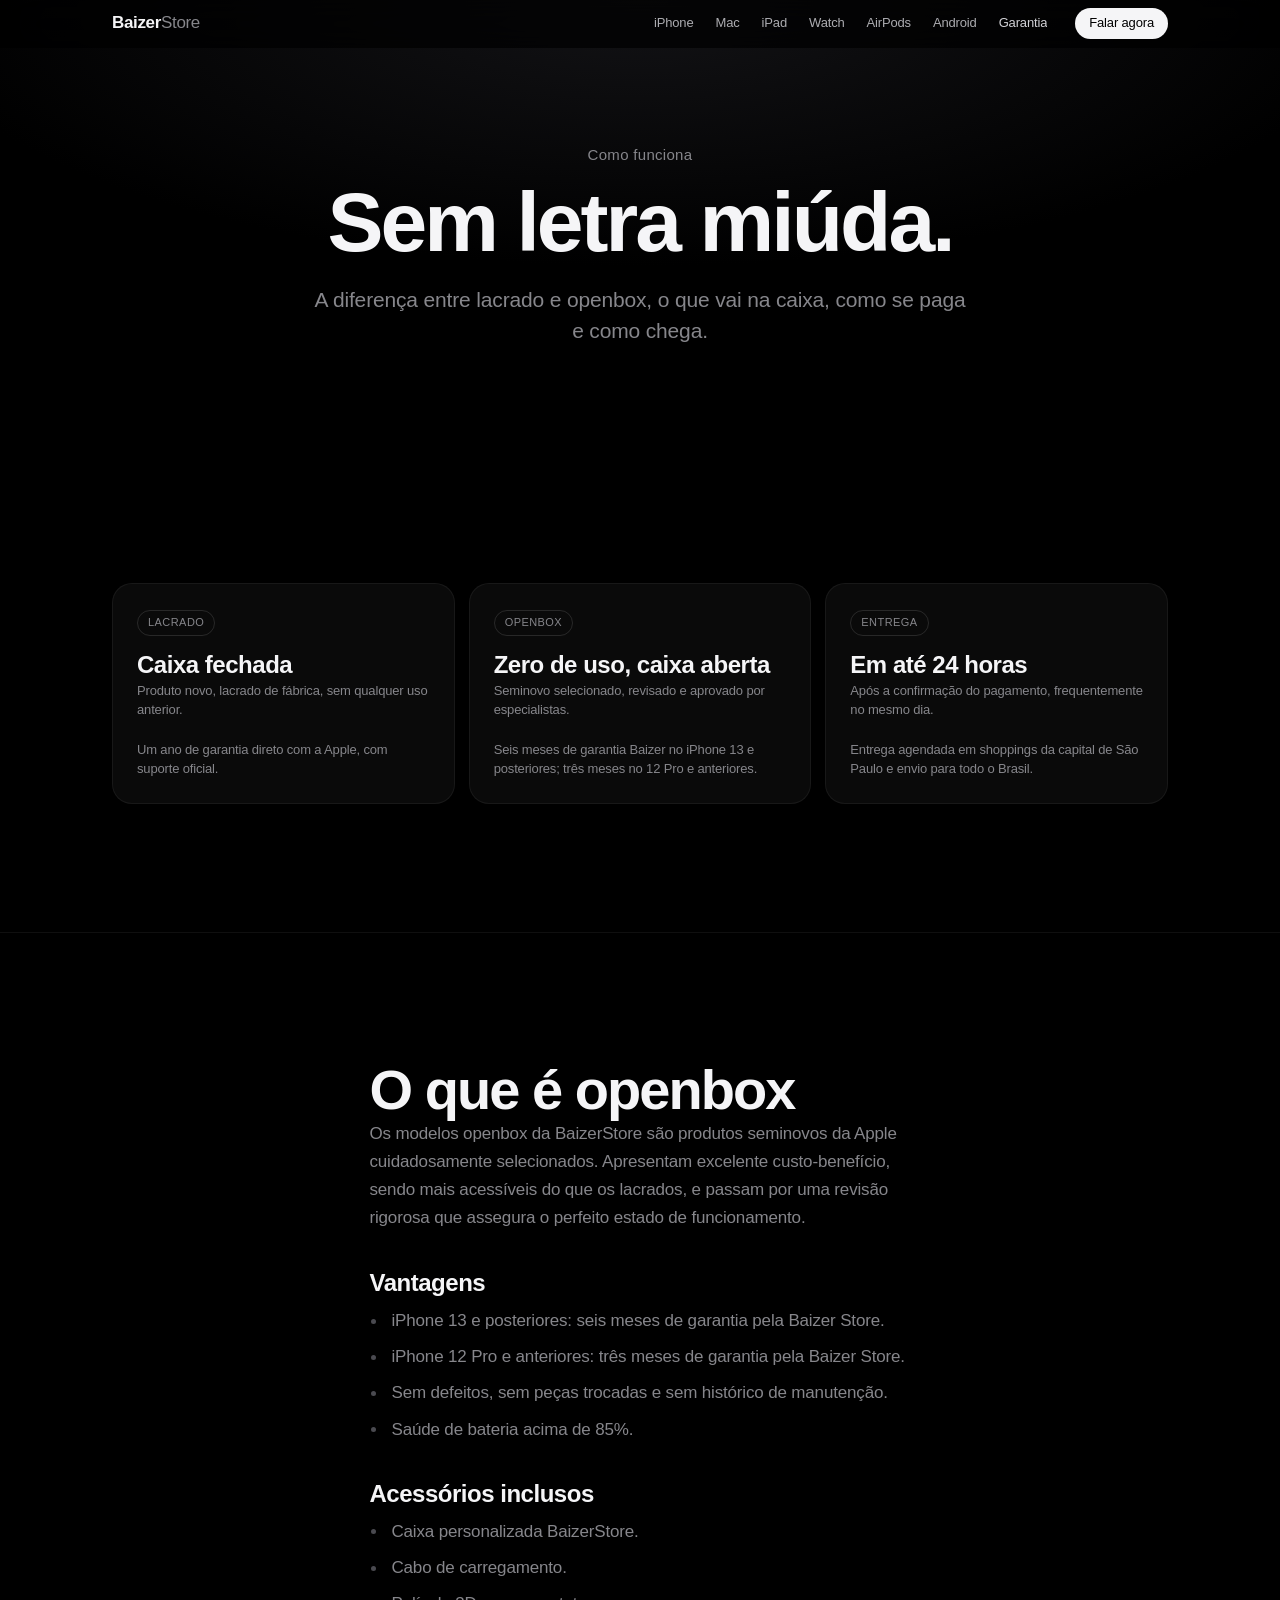
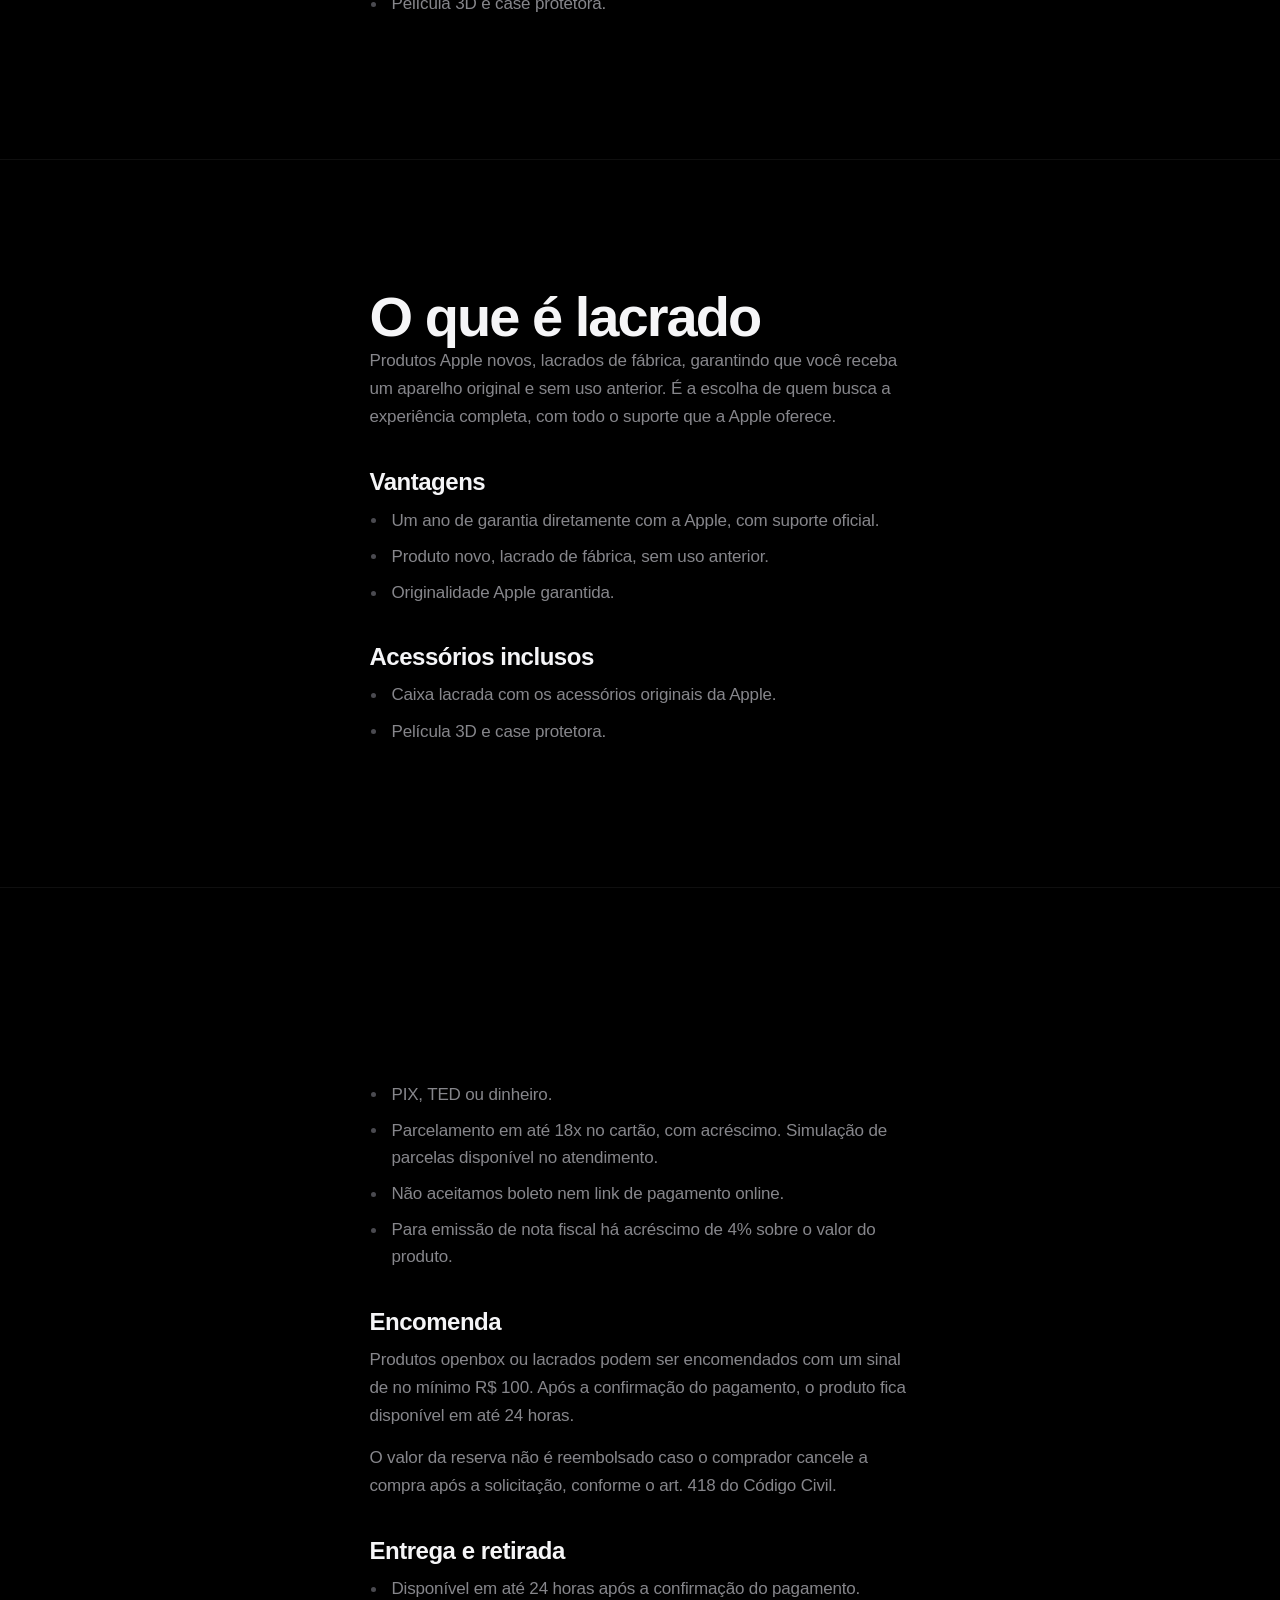
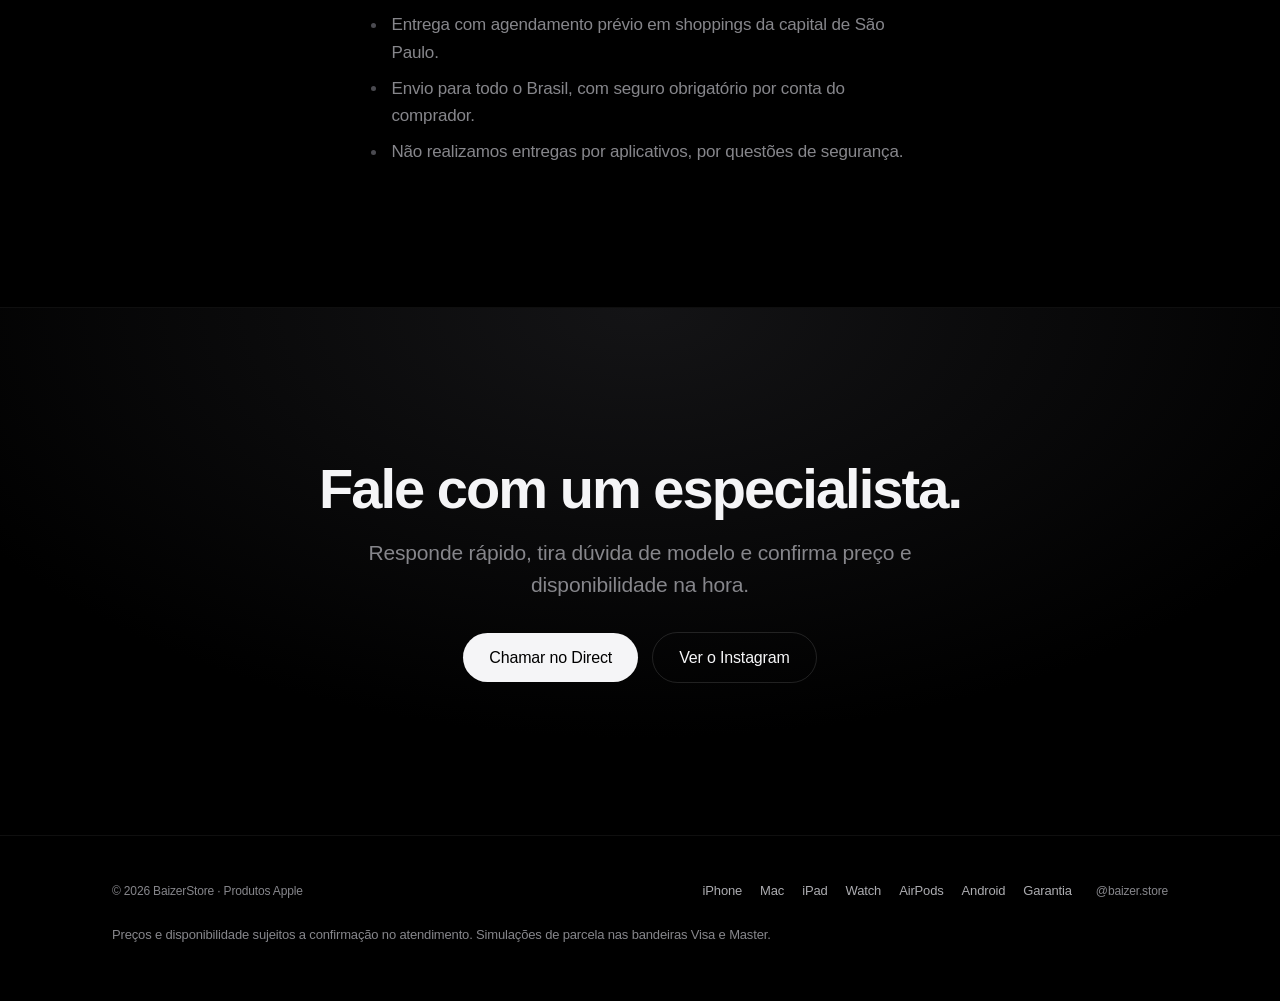
<file: garantia.html>
<!DOCTYPE html>
<html lang="pt-BR">
<head>
<meta charset="utf-8">
<meta name="viewport" content="width=device-width,initial-scale=1,viewport-fit=cover">
<title>Garantia, pagamento e entrega — BaizerStore</title>
<meta name="description" content="O que é openbox, o que é lacrado, formas de pagamento, encomenda e entrega na BaizerStore.">
<link rel="stylesheet" href="assets/estilo.css">
</head>
<body>
<main>

<section class="capa">
  <div class="wrap">
    <p class="eyebrow sobe">Como funciona</p>
    <h1 class="sobe">Sem letra miúda.</h1>
    <p class="lead center sobe" style="margin:18px auto 0">A diferença entre lacrado e openbox, o que vai na caixa, como se paga e como chega.</p>
  </div>
</section>

<section class="sec">
  <div class="wrap">
    <div class="grid g3">
      <div class="card sobe"><span class="tag">Lacrado</span><h3>Caixa fechada</h3>
        <p class="spec">Produto novo, lacrado de fábrica, sem qualquer uso anterior.</p>
        <p class="muted small">Um ano de garantia direto com a Apple, com suporte oficial.</p></div>
      <div class="card sobe"><span class="tag">Openbox</span><h3>Zero de uso, caixa aberta</h3>
        <p class="spec">Seminovo selecionado, revisado e aprovado por especialistas.</p>
        <p class="muted small">Seis meses de garantia Baizer no iPhone 13 e posteriores; três meses no 12 Pro e anteriores.</p></div>
      <div class="card sobe"><span class="tag">Entrega</span><h3>Em até 24 horas</h3>
        <p class="spec">Após a confirmação do pagamento, frequentemente no mesmo dia.</p>
        <p class="muted small">Entrega agendada em shoppings da capital de São Paulo e envio para todo o Brasil.</p></div>
    </div>
  </div>
</section>

<section class="sec linha-topo" id="openbox">
  <div class="wrap prosa">
    <h2 class="sobe">O que é openbox</h2>
    <p class="sobe">Os modelos openbox da BaizerStore são produtos seminovos da Apple cuidadosamente selecionados. Apresentam excelente custo-benefício, sendo mais acessíveis do que os lacrados, e passam por uma revisão rigorosa que assegura o perfeito estado de funcionamento.</p>
    <h3 class="sobe">Vantagens</h3>
    <ul class="sobe">
      <li>iPhone 13 e posteriores: seis meses de garantia pela Baizer Store.</li>
      <li>iPhone 12 Pro e anteriores: três meses de garantia pela Baizer Store.</li>
      <li>Sem defeitos, sem peças trocadas e sem histórico de manutenção.</li>
      <li>Saúde de bateria acima de 85%.</li>
    </ul>
    <h3 class="sobe">Acessórios inclusos</h3>
    <ul class="sobe">
      <li>Caixa personalizada BaizerStore.</li>
      <li>Cabo de carregamento.</li>
      <li>Película 3D e case protetora.</li>
    </ul>
  </div>
</section>

<section class="sec linha-topo" id="lacrado">
  <div class="wrap prosa">
    <h2 class="sobe">O que é lacrado</h2>
    <p class="sobe">Produtos Apple novos, lacrados de fábrica, garantindo que você receba um aparelho original e sem uso anterior. É a escolha de quem busca a experiência completa, com todo o suporte que a Apple oferece.</p>
    <h3 class="sobe">Vantagens</h3>
    <ul class="sobe">
      <li>Um ano de garantia diretamente com a Apple, com suporte oficial.</li>
      <li>Produto novo, lacrado de fábrica, sem uso anterior.</li>
      <li>Originalidade Apple garantida.</li>
    </ul>
    <h3 class="sobe">Acessórios inclusos</h3>
    <ul class="sobe">
      <li>Caixa lacrada com os acessórios originais da Apple.</li>
      <li>Película 3D e case protetora.</li>
    </ul>
  </div>
</section>

<section class="sec linha-topo" id="pagamento">
  <div class="wrap prosa">
    <h2 class="sobe">Pagamento</h2>
    <ul class="sobe">
      <li>PIX, TED ou dinheiro.</li>
      <li>Parcelamento em até 18x no cartão, com acréscimo. Simulação de parcelas disponível no atendimento.</li>
      <li>Não aceitamos boleto nem link de pagamento online.</li>
      <li>Para emissão de nota fiscal há acréscimo de 4% sobre o valor do produto.</li>
    </ul>
    <h3 class="sobe">Encomenda</h3>
    <p class="sobe">Produtos openbox ou lacrados podem ser encomendados com um sinal de no mínimo R$ 100. Após a confirmação do pagamento, o produto fica disponível em até 24 horas.</p>
    <p class="sobe">O valor da reserva não é reembolsado caso o comprador cancele a compra após a solicitação, conforme o art. 418 do Código Civil.</p>
    <h3 class="sobe">Entrega e retirada</h3>
    <ul class="sobe">
      <li>Disponível em até 24 horas após a confirmação do pagamento.</li>
      <li>Entrega com agendamento prévio em shoppings da capital de São Paulo.</li>
      <li>Envio para todo o Brasil, com seguro obrigatório por conta do comprador.</li>
      <li>Não realizamos entregas por aplicativos, por questões de segurança.</li>
    </ul>
  </div>
</section>

</main>
<script src="assets/site.js"></script>
</body>
</html>
</file>
<file: assets/estilo.css>
:root{
  --bg:#000; --surface:#0a0a0a; --surface2:#141416;
  --line:rgba(255,255,255,.12); --line2:rgba(255,255,255,.06);
  --txt:#f5f5f7; --muted:#86868b; --link:#2997ff;
  --nav:48px; --pad:clamp(20px,5vw,32px); --max:1120px;
}
*{margin:0;padding:0;box-sizing:border-box}
html{scroll-behavior:smooth;scroll-padding-top:calc(var(--nav) + 16px);-webkit-text-size-adjust:100%}
body{background:var(--bg);color:var(--txt);font-family:-apple-system,BlinkMacSystemFont,"SF Pro Display","SF Pro Text","Helvetica Neue",Helvetica,Arial,sans-serif;
  -webkit-font-smoothing:antialiased;line-height:1.45;letter-spacing:-.01em;overflow-x:hidden}
img{display:block;max-width:100%}
a{color:inherit;text-decoration:none}
button{font:inherit;color:inherit;background:none;border:0;cursor:pointer}
.wrap{max-width:var(--max);margin:0 auto;padding:0 var(--pad)}
.sec{padding:clamp(72px,11vw,128px) 0}
.linha-topo{border-top:1px solid var(--line2)}
.eyebrow{font-size:clamp(13px,1.4vw,15px);color:var(--muted);letter-spacing:.02em;font-weight:500}
h1,h2,h3{letter-spacing:-.035em;font-weight:600;line-height:1.05}
h1{font-size:clamp(40px,8vw,84px)}
h2{font-size:clamp(32px,5.6vw,56px)}
h3{font-size:clamp(19px,2.2vw,24px);letter-spacing:-.02em}
.lead{color:var(--muted);font-size:clamp(16px,2vw,21px);line-height:1.5;max-width:56ch}
.center{text-align:center}.center .lead{margin-inline:auto}
.muted{color:var(--muted)}
.small{font-size:13px;line-height:1.5}

/* nav */
header{position:fixed;inset:0 0 auto;height:var(--nav);z-index:100;
  background:rgba(0,0,0,.72);backdrop-filter:saturate(180%) blur(20px);-webkit-backdrop-filter:saturate(180%) blur(20px);
  border-bottom:1px solid transparent;transition:border-color .3s,background .3s}
header.rolou{border-bottom-color:var(--line2);background:rgba(0,0,0,.86)}
header .wrap{height:100%;display:flex;align-items:center;gap:22px}
.logo{font-weight:600;font-size:17px;letter-spacing:-.02em;flex:0 0 auto}
.logo span{color:var(--muted);font-weight:400}
nav{display:flex;gap:22px;font-size:13px;color:#d2d2d7;margin-left:auto;overflow-x:auto;scrollbar-width:none}
nav::-webkit-scrollbar{display:none}
nav a{opacity:.82;transition:opacity .2s;white-space:nowrap;position:relative;padding:2px 0}
nav a:hover{opacity:1}
nav a[aria-current="page"]{opacity:1}
nav a[aria-current="page"]::after{content:"";position:absolute;left:0;right:0;bottom:-2px;height:1px;background:var(--txt)}
.navcta{font-size:13px;font-weight:500;padding:6px 14px;border-radius:980px;background:var(--txt);color:#000;
  flex:0 0 auto;margin-left:6px}
@media(max-width:900px){nav{margin-inline:auto 0;padding-left:8px;-webkit-mask-image:linear-gradient(90deg,#000 88%,transparent)}}
@media(max-width:560px){.navcta{display:none}}

/* botões */
.btn{display:inline-flex;align-items:center;justify-content:center;gap:8px;padding:13px 26px;border-radius:980px;
  font-size:16px;font-weight:500;transition:transform .2s,background .2s,opacity .2s;white-space:nowrap}
.btn:active{transform:scale(.97)}
.btn-p{background:var(--txt);color:#000}
.btn-p:hover{background:#fff}
.btn-s{border:1px solid var(--line);color:var(--txt)}
.btn-s:hover{background:rgba(255,255,255,.06)}
.link{color:var(--link);font-size:16px;display:inline-flex;align-items:center;gap:4px}
.link:hover{text-decoration:underline}
.actions{display:flex;gap:14px;flex-wrap:wrap;align-items:center;justify-content:center}

/* slots de imagem */
.slot{position:relative;display:grid;place-items:center;aspect-ratio:var(--ar,1);width:100%;overflow:hidden;border-radius:18px}
.slot img{position:absolute;inset:0;width:100%;height:100%;object-fit:contain}
.slot.empty img{display:none}
.slot.empty{border:1px dashed rgba(255,255,255,.16);background:
  radial-gradient(120% 90% at 50% 0%,rgba(255,255,255,.05),transparent 70%)}
.slot.empty::after{content:"img/" attr(data-file);position:absolute;font-size:11px;letter-spacing:0;
  color:#5b5b60;font-family:ui-monospace,SFMono-Regular,Menlo,monospace;padding:0 12px;text-align:center;line-height:1.6}

/* entrada por scroll */
.sobe{opacity:0;transform:translateY(28px);transition:opacity .7s cubic-bezier(.22,.61,.36,1),transform .7s cubic-bezier(.22,.61,.36,1)}
.sobe.dentro{opacity:1;transform:none}
.sobe:nth-child(2){transition-delay:.06s}
.sobe:nth-child(3){transition-delay:.12s}
.sobe:nth-child(4){transition-delay:.18s}
.sobe:nth-child(5){transition-delay:.24s}
.sobe:nth-child(6){transition-delay:.3s}
@media(prefers-reduced-motion:reduce){
  .sobe{opacity:1;transform:none;transition:none}
  html{scroll-behavior:auto}
}

/* hero da home */
.hero{padding-top:calc(var(--nav) + clamp(48px,8vw,88px));padding-bottom:clamp(48px,7vw,80px);text-align:center}
.hero h1{margin:.18em 0 .1em}
.price-line{font-size:clamp(15px,1.8vw,18px);color:var(--muted);margin-bottom:26px}
.price-line b{color:var(--txt);font-weight:600}
.stage{margin:clamp(28px,5vw,48px) auto 0;max-width:430px;perspective:1400px}
@media(max-width:600px){.stage{max-width:290px}}
.device{transform-style:preserve-3d;animation:flutua 9s ease-in-out infinite;
  transition:transform .75s cubic-bezier(.32,.72,0,1),opacity .35s;will-change:transform}
.device.swap{opacity:0;transform:rotateY(80deg) scale(.94)}
@keyframes flutua{
  0%,100%{transform:rotateY(-13deg) rotateX(4deg) translateY(0)}
  50%{transform:rotateY(13deg) rotateX(-2deg) translateY(-14px)}
}
@media(prefers-reduced-motion:reduce){.device{animation:none}}
.glow{position:absolute;inset:auto 0 -6%;height:36%;filter:blur(46px);opacity:.5;z-index:-1;
  background:radial-gradient(60% 100% at 50% 100%,var(--glow,#3a3a3f),transparent 72%);transition:background .6s}
.stage-in{position:relative}
.models{display:flex;gap:6px;justify-content:center;margin-bottom:26px;overflow-x:auto;scrollbar-width:none;
  padding-inline:var(--pad);margin-inline:calc(var(--pad) * -1)}
.models::-webkit-scrollbar{display:none}
.models button{flex:0 0 auto;font-size:13px;padding:7px 15px;border-radius:980px;color:var(--muted);
  border:1px solid transparent;transition:.25s}
.models button:hover{color:var(--txt)}
.models button[aria-selected="true"]{color:var(--txt);border-color:var(--line);background:rgba(255,255,255,.06)}
.colors{display:flex;gap:14px;justify-content:center;align-items:center;margin-top:30px;min-height:26px;flex-wrap:wrap}
.colors button{width:22px;height:22px;border-radius:50%;box-shadow:inset 0 0 0 1px rgba(255,255,255,.22);
  position:relative;transition:transform .2s}
.colors button:hover{transform:scale(1.12)}
.colors button[aria-selected="true"]::after{content:"";position:absolute;inset:-6px;border-radius:50%;border:1px solid rgba(255,255,255,.55)}
.color-name{margin-top:14px;font-size:13px;color:var(--muted);min-height:19px}

/* capa das páginas internas */
.capa{padding:calc(var(--nav) + clamp(56px,9vw,96px)) 0 clamp(40px,6vw,64px);text-align:center;
  background:radial-gradient(80% 90% at 50% 0%,#131316,#000 72%)}
.capa h1{margin:.14em 0 .18em}
.capa .slot{max-width:420px;margin:clamp(24px,4vw,40px) auto 0}

/* faixa de confiança */
.trust{border-block:1px solid var(--line2);padding:clamp(36px,5vw,52px) 0}
.trust ul{list-style:none;display:grid;grid-template-columns:repeat(4,1fr);gap:clamp(20px,3vw,40px);text-align:center}
.trust li strong{display:block;font-size:clamp(16px,1.9vw,19px);font-weight:600;letter-spacing:-.02em;margin-bottom:5px}
.trust li span{font-size:13px;color:var(--muted);line-height:1.5}
@media(max-width:720px){.trust ul{grid-template-columns:repeat(2,1fr);gap:30px 20px}}

/* abas */
.tabs{display:inline-flex;gap:4px;padding:4px;border:1px solid var(--line);border-radius:980px;margin:28px auto 0}
.tabs button{font-size:14px;padding:8px 20px;border-radius:980px;color:var(--muted);transition:.25s}
.tabs button[aria-selected="true"]{background:var(--txt);color:#000;font-weight:500}

/* grades e cartões */
.grid{display:grid;gap:14px;margin-top:44px}
.g3{grid-template-columns:repeat(3,1fr)}
.g2{grid-template-columns:repeat(2,1fr)}
@media(max-width:900px){.g3{grid-template-columns:repeat(2,1fr)}}
@media(max-width:600px){.g3,.g2{grid-template-columns:1fr}}
.card{background:var(--surface);border:1px solid var(--line2);border-radius:20px;padding:26px 24px 24px;
  display:flex;flex-direction:column;transition:border-color .25s,transform .25s}
.card:hover{border-color:var(--line);transform:translateY(-3px)}
.tag{align-self:flex-start;font-size:11px;letter-spacing:.04em;text-transform:uppercase;color:var(--muted);
  border:1px solid var(--line);border-radius:980px;padding:4px 10px;margin-bottom:16px}
.card h3{margin-bottom:4px}
.card .spec{font-size:13px;color:var(--muted);margin-bottom:20px;line-height:1.5}
.card .from{margin-top:auto;font-size:13px;color:var(--muted)}
.card .val{font-size:clamp(22px,2.6vw,27px);font-weight:600;letter-spacing:-.03em;color:var(--txt);display:block;margin:2px 0 3px}
.card .warr{font-size:12px;color:var(--muted);margin-top:12px;padding-top:12px;border-top:1px solid var(--line2)}
.note{font-size:12px;color:#5b5b60;margin-top:26px;line-height:1.6;max-width:70ch;margin-inline:auto}

/* categorias */
.cats{display:grid;grid-template-columns:repeat(3,1fr);gap:14px;margin-top:48px}
@media(max-width:900px){.cats{grid-template-columns:repeat(2,1fr)}}
@media(max-width:560px){.cats{grid-template-columns:1fr}}
.cat{background:var(--surface);border:1px solid var(--line2);border-radius:22px;padding:32px 28px;
  display:flex;flex-direction:column;min-height:320px;transition:border-color .25s,transform .25s}
.cat:hover{border-color:var(--line);transform:translateY(-3px)}
.cat h3{margin-bottom:6px}
.cat p{font-size:14px;color:var(--muted);line-height:1.5}
.cat .slot{margin-top:auto}

/* blocos de texto */
.split{display:grid;grid-template-columns:1.05fr .95fr;gap:clamp(32px,6vw,72px);align-items:center}
@media(max-width:860px){.split{grid-template-columns:1fr}}
.panel{background:var(--surface);border:1px solid var(--line2);border-radius:26px;padding:clamp(32px,5vw,56px)}
.prosa{max-width:68ch;margin-inline:auto}
.prosa h3{margin:38px 0 12px}
.prosa p{color:var(--muted);font-size:clamp(15px,1.7vw,17px);line-height:1.65;margin-bottom:14px}
.prosa ul{list-style:none;margin:6px 0 14px}
.prosa li{color:var(--muted);font-size:clamp(15px,1.7vw,17px);line-height:1.6;padding-left:22px;position:relative;margin-bottom:9px}
.prosa li::before{content:"";position:absolute;left:2px;top:.68em;width:5px;height:5px;border-radius:50%;background:#4a4a50}
.svcs{display:grid;grid-template-columns:repeat(5,1fr);gap:10px;margin-top:44px}
@media(max-width:900px){.svcs{grid-template-columns:repeat(2,1fr)}}
.svc{border:1px solid var(--line2);border-radius:16px;padding:22px 20px;font-size:15px;font-weight:500;
  background:var(--surface);transition:border-color .25s}
.svc:hover{border-color:var(--line)}
.svc span{display:block;font-size:12px;color:var(--muted);font-weight:400;margin-top:6px}

/* cta final */
.final{text-align:center;padding:clamp(88px,13vw,152px) 0;
  background:radial-gradient(90% 120% at 50% 0%,#141416,#000 68%);border-top:1px solid var(--line2)}

/* rodapé */
footer{border-top:1px solid var(--line2);padding:44px 0 56px;font-size:12px;color:var(--muted)}
.frow{display:flex;justify-content:space-between;gap:24px;flex-wrap:wrap;align-items:center}
footer a:hover{color:var(--txt)}
.fnav{display:flex;gap:18px;flex-wrap:wrap}
</file>
